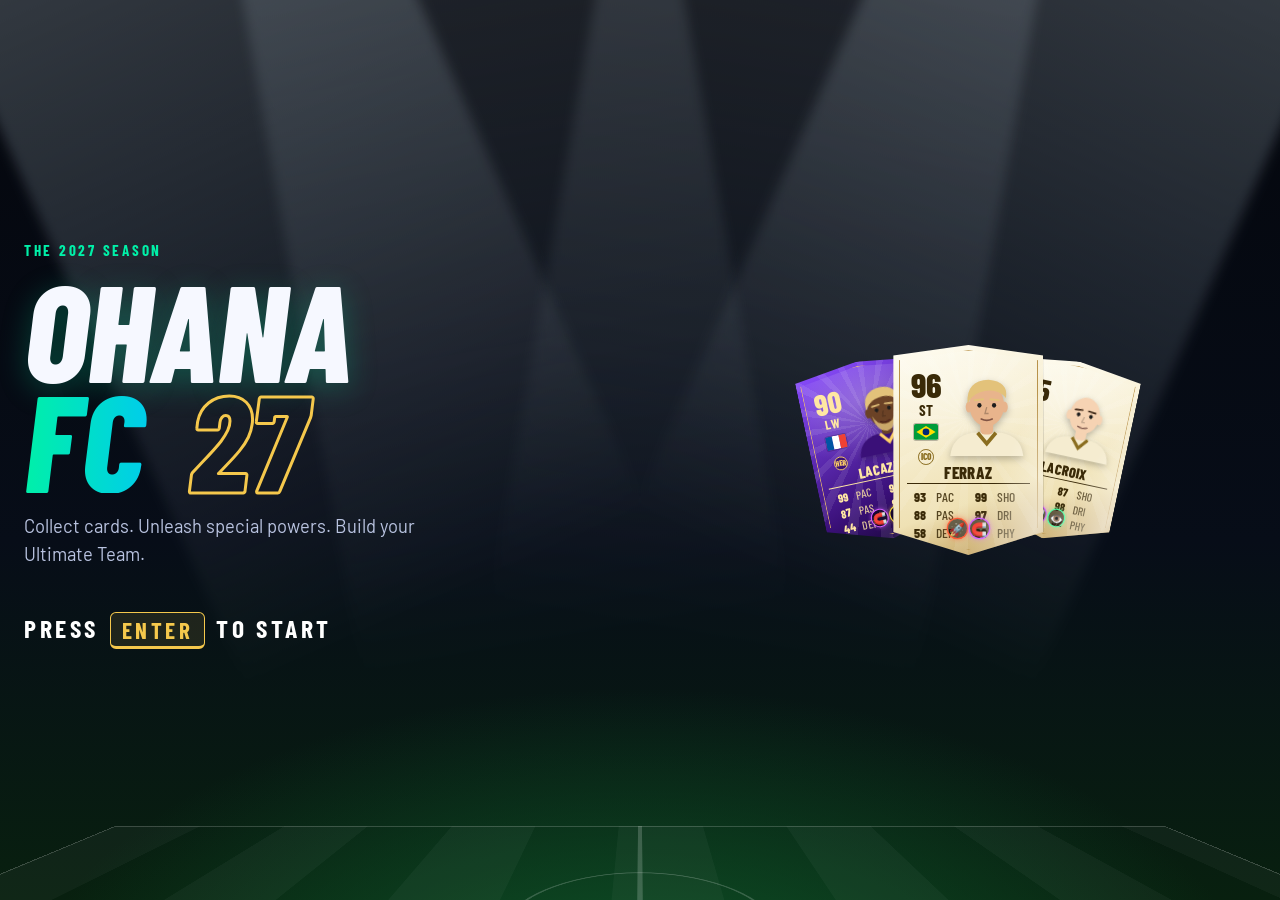
<file: index.html>
<!doctype html>
<html lang="en">
<head>
<meta charset="utf-8">
<meta name="viewport" content="width=device-width, initial-scale=1, viewport-fit=cover">
<title>Ohana FC 27</title>
<meta name="claude:viewport-fit-sides" content="cover">
<meta name="description" content="Ohana FC 27: a browser football game with collectible player cards, special powers, Kick-Off and Ultimate Career modes.">
<link rel="preconnect" href="https://fonts.googleapis.com">
<link href="https://fonts.googleapis.com/css2?family=Barlow+Condensed:wght@500;700;800&family=Barlow:wght@400;600;700&display=swap" rel="stylesheet">
<link rel="stylesheet" href="css/style.css">
<link rel="stylesheet" href="css/game.css">
<link rel="stylesheet" href="css/career.css">
</head>
<body>
<main id="app"></main>
<script src="js/data.js"></script>
<script src="js/cards.js"></script>
<script src="js/match.js"></script>
<script src="js/career.js"></script>
<script src="js/career-ui.js"></script>
<script src="js/ui.js"></script>
</body>
</html>
</file>
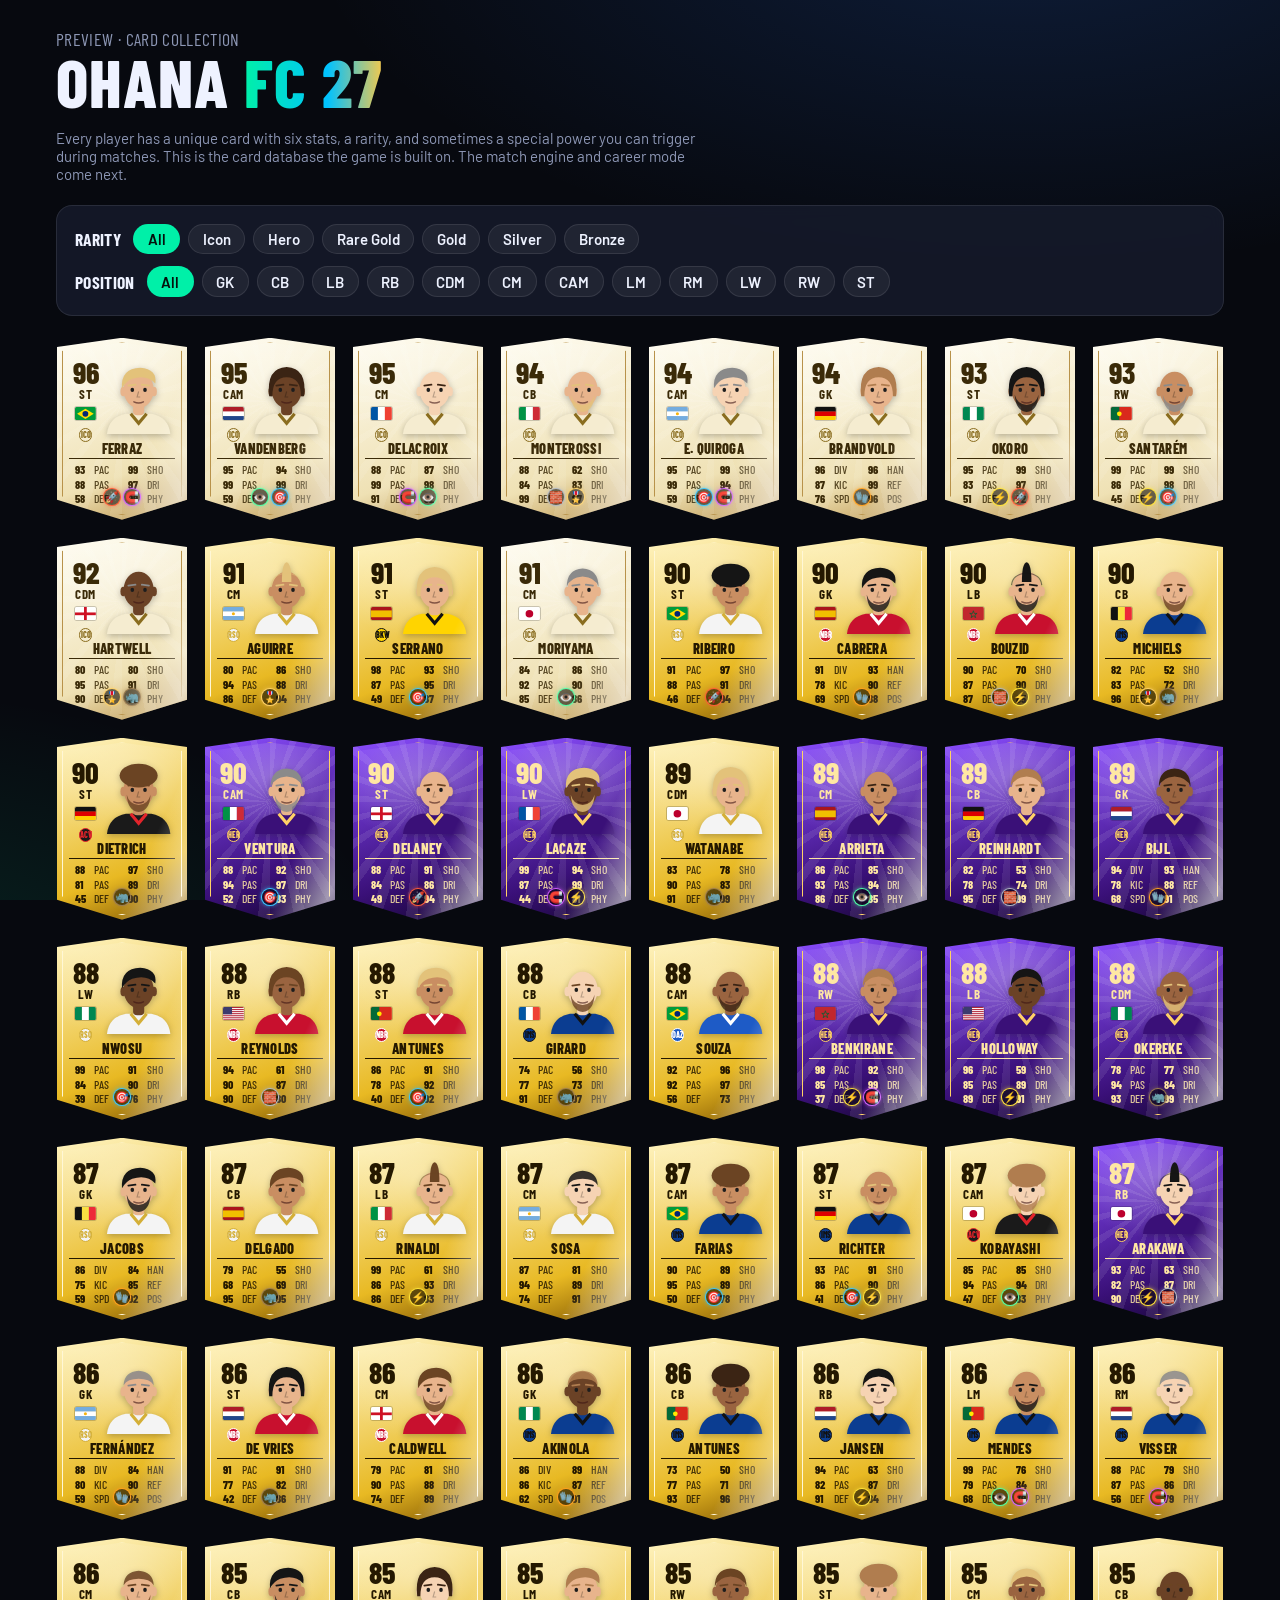
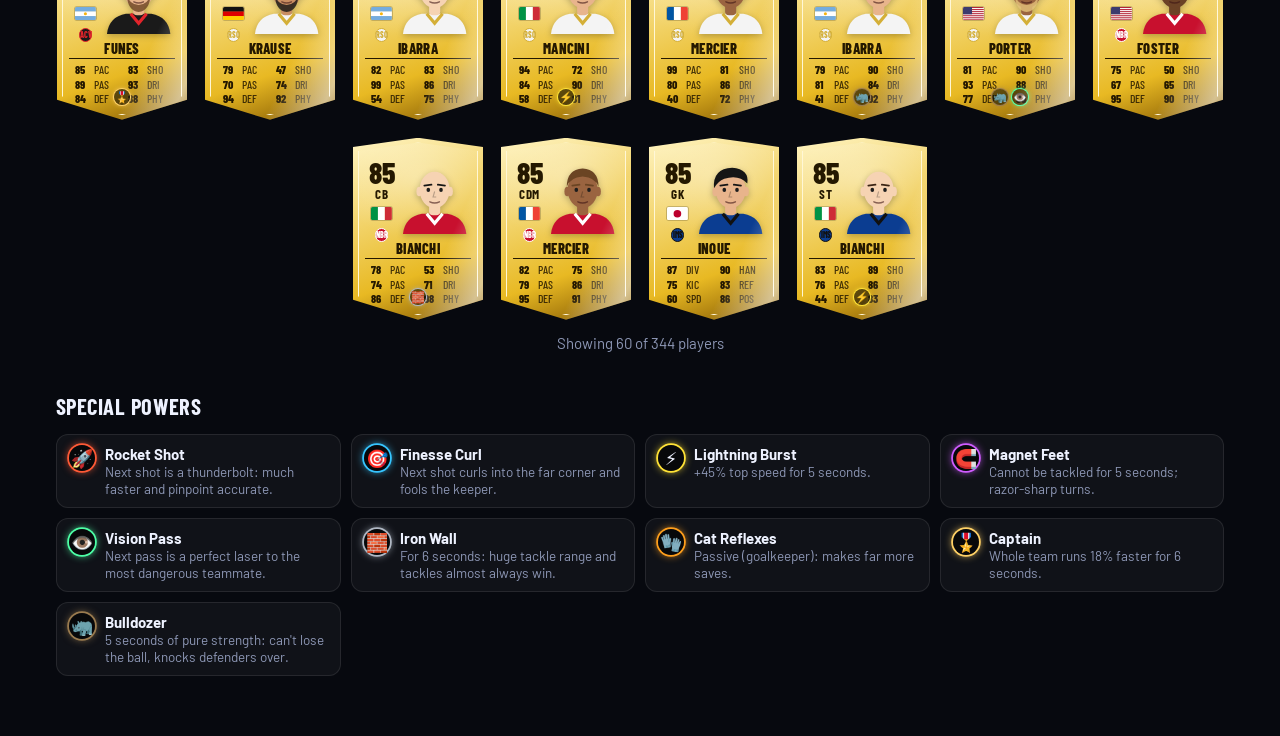
<file: preview.html>
<!doctype html>
<html lang="en">
<head>
<meta charset="utf-8">
<meta name="viewport" content="width=device-width, initial-scale=1">
<title>Ohana FC 27 Cards</title>
<meta name="claude:viewport-fit-sides" content="cover">
<link rel="preconnect" href="https://fonts.googleapis.com">
<link href="https://fonts.googleapis.com/css2?family=Barlow+Condensed:wght@500;700;800&family=Barlow:wght@400;600;700&display=swap" rel="stylesheet">
<link rel="stylesheet" href="css/style.css">
</head>
<body>
<div class="wrap">
  <p class="muted display" style="font-size:1.1rem">Preview · Card Collection</p>
  <h1 class="hero-title">Ohana <span>FC 27</span></h1>
  <p class="muted" style="max-width:640px">Every player has a unique card with six stats, a rarity, and sometimes a special power you can trigger during matches. This is the card database the game is built on. The match engine and career mode come next.</p>

  <div class="panel" style="margin:22px 0">
    <div class="row" style="margin-bottom:12px"><h3>Rarity</h3><div class="chips" id="rar"></div></div>
    <div class="row"><h3>Position</h3><div class="chips" id="pos"></div></div>
  </div>
  <div class="card-grid" id="grid"></div>
  <p class="muted" id="count" style="text-align:center;margin-top:14px"></p>

  <h2 style="margin:40px 0 14px">Special powers</h2>
  <div class="trait-list" id="traits"></div>
</div>
<script src="js/data.js"></script>
<script src="js/cards.js"></script>
<script>
  const state = { rar: 'all', pos: 'all' };
  const rars = ['all', 'icon', 'hero', 'rare', 'gold', 'silver', 'bronze'];
  const poss = ['all', ...POSITIONS];
  function chips(el, list, key, label) {
    el.innerHTML = list.map(v => `<button class="chip ${state[key] === v ? 'on' : ''}" data-v="${v}">${v === 'all' ? 'All' : label(v)}</button>`).join('');
    el.onclick = e => { const b = e.target.closest('button'); if (!b) return; state[key] = b.dataset.v; render(); };
  }
  function render() {
    chips(document.getElementById('rar'), rars, 'rar', v => RARITY_LABEL[v]);
    chips(document.getElementById('pos'), poss, 'pos', v => v);
    const list = PLAYERS.filter(p => (state.rar === 'all' || p.rarity === state.rar) && (state.pos === 'all' || p.pos === state.pos))
      .sort((a, b) => b.ovr - a.ovr);
    document.getElementById('grid').innerHTML = list.slice(0, 60).map(p => cardHTML(p, { size: 13, cls: 'hoverable' })).join('');
    document.getElementById('count').textContent = `Showing ${Math.min(60, list.length)} of ${list.length} players`;
  }
  document.getElementById('traits').innerHTML = Object.values(TRAITS).map(t =>
    `<div class="trait-row"><span class="trait" style="--tc:${t.color}">${t.icon}</span><div><b>${t.name}</b><div class="muted" style="font-size:.9em">${t.desc}</div></div></div>`).join('');
  render();
</script>
</body>
</html>
</file>
<file: css/style.css>
:root {
  --bg: #07090f;
  --bg2: #0f1420;
  --panel: rgba(22, 28, 44, .82);
  --line: rgba(255, 255, 255, .09);
  --text: #eef2ff;
  --muted: #8d97b5;
  --accent: #00f0a8;
  --accent2: #2f7bff;
  --gold: #f5c84c;
  --danger: #ff4d6d;
  color-scheme: dark;
}
* { box-sizing: border-box; }
html, body { height: 100%; }
body {
  margin: 0; background: var(--bg); color: var(--text);
  font-family: 'Barlow', system-ui, sans-serif; font-size: 15px;
  background-image:
    radial-gradient(1200px 600px at 80% -10%, rgba(47, 123, 255, .18), transparent 60%),
    radial-gradient(900px 500px at -10% 110%, rgba(0, 240, 168, .12), transparent 60%);
  background-attachment: fixed;
}
h1, h2, h3, .display { font-family: 'Barlow Condensed', 'Arial Narrow', sans-serif; letter-spacing: .02em; text-transform: uppercase; margin: 0; }
button { font: inherit; cursor: pointer; }

.btn {
  border: 0; border-radius: 10px; padding: .7em 1.3em; color: #04110c; font-weight: 700;
  background: linear-gradient(135deg, var(--accent), #00c2ff); box-shadow: 0 6px 20px rgba(0, 240, 168, .25);
  text-transform: uppercase; letter-spacing: .04em; font-family: 'Barlow Condensed', sans-serif; font-size: 1.05em;
  transition: transform .12s, filter .12s;
}
.btn:hover { transform: translateY(-1px); filter: brightness(1.1); }
.btn:disabled { opacity: .4; cursor: not-allowed; transform: none; }
.btn.ghost { background: rgba(255, 255, 255, .06); color: var(--text); box-shadow: none; border: 1px solid var(--line); }
.btn.gold { background: linear-gradient(135deg, #ffe08a, #e0a526); color: #2a1d00; box-shadow: 0 6px 20px rgba(245, 200, 76, .25); }
.btn.danger { background: linear-gradient(135deg, #ff6b81, #ff2d55); color: #fff; }
.btn.small { padding: .4em .8em; font-size: .9em; border-radius: 8px; }

.panel { background: var(--panel); border: 1px solid var(--line); border-radius: 16px; padding: 18px; backdrop-filter: blur(8px); }
.muted { color: var(--muted); }
.row { display: flex; gap: 12px; align-items: center; flex-wrap: wrap; }
.grow { flex: 1; }
.coins { color: var(--gold); font-weight: 700; font-family: 'Barlow Condensed', sans-serif; }
.coins::before { content: '🪙 '; }

/* ===================== CARD ===================== */
.card {
  position: relative; width: 10em; height: 14em; flex: none; user-select: none;
  clip-path: polygon(50% 0, 100% 5%, 100% 89%, 50% 100%, 0 89%, 0 5%);
  color: #2b1d05; font-family: 'Barlow Condensed', 'Arial Narrow', sans-serif;
  background: linear-gradient(160deg, var(--c1), var(--c2) 70%, var(--c3));
  transition: transform .15s, filter .15s;
}
.card::after { /* inner frame */
  content: ''; position: absolute; inset: .35em;
  clip-path: polygon(50% 0, 100% 5%, 100% 89%, 50% 100%, 0 89%, 0 5%);
  border: .12em solid var(--frame); pointer-events: none;
  background: radial-gradient(120% 60% at 50% 20%, rgba(255, 255, 255, .28), transparent 60%);
}
.card.hoverable:hover { transform: translateY(-.25em) scale(1.03); filter: brightness(1.08); cursor: pointer; }
.r-bronze { --c1: #e3a777; --c2: #a8683c; --c3: #6e3d1d; --frame: rgba(255, 220, 190, .55); color: #2a1406; }
.r-silver { --c1: #f2f5f8; --c2: #b3bdc6; --c3: #7d8892; --frame: rgba(255, 255, 255, .7); color: #1d252c; }
.r-gold { --c1: #fff0b0; --c2: #e2bb4d; --c3: #a77d18; --frame: rgba(255, 249, 220, .75); color: #2d2004; }
.r-rare { --c1: #fff4c2; --c2: #e8b923; --c3: #7d5300; --frame: #fff7d6; color: #241800; }
.r-rare .c-shine, .r-hero .c-shine, .r-icon .c-shine {
  position: absolute; inset: 0; z-index: 3; pointer-events: none;
  background: linear-gradient(115deg, transparent 35%, rgba(255, 255, 255, .55) 48%, transparent 60%);
  background-size: 250% 100%; animation: shine 3.2s infinite linear;
}
.r-hero { --c1: #8a4dff; --c2: #3a1078; --c3: #12052b; --frame: #ffd166; color: #ffe7a3; }
.r-icon { --c1: #fffdf3; --c2: #efe1b4; --c3: #b8924a; --frame: #b8924a; color: #3a2a08; }
.r-icon::before, .r-hero::before {
  content: ''; position: absolute; inset: 0; opacity: .35;
  background: repeating-conic-gradient(from 0deg at 50% 35%, rgba(255, 255, 255, .25) 0 6deg, transparent 6deg 18deg);
}
@keyframes shine { 0% { background-position: 150% 0; } 100% { background-position: -100% 0; } }

.c-left { position: absolute; left: 1.05em; top: 1.6em; z-index: 2; display: flex; flex-direction: column; align-items: center; width: 2.3em; }
.c-ovr { font-size: 2.3em; font-weight: 800; line-height: .9; }
.c-pos { font-size: 1em; font-weight: 700; margin-top: .05em; letter-spacing: .04em; }
.c-flag { margin-top: .35em; width: 1.6em; height: 1.05em; border-radius: .12em; overflow: hidden; box-shadow: 0 0 0 .06em rgba(0, 0, 0, .25); }
.c-flag .flag, .flag { width: 100%; height: 100%; display: block; }
.c-club { margin-top: .35em; }
.badge {
  display: inline-grid; place-items: center; width: 1.7em; height: 1.7em; border-radius: 50%;
  font-size: .62em; font-weight: 800; border: .14em solid; letter-spacing: 0; line-height: 1;
}
.c-face { position: absolute; right: .7em; top: 1.3em; width: 6.1em; height: 6.1em; z-index: 1; }
.c-face .avatar { width: 100%; height: 100%; filter: drop-shadow(0 .2em .25em rgba(0, 0, 0, .25)); }
.c-name {
  position: absolute; top: 6.95em; left: .8em; right: .8em; text-align: center; z-index: 2;
  font-size: 1.12em; font-weight: 800; text-transform: uppercase; white-space: nowrap; overflow: hidden; text-overflow: ellipsis;
  border-bottom: .07em solid currentColor; padding-bottom: .1em; letter-spacing: .02em;
}
.c-stats { position: absolute; top: 9.55em; left: 1.4em; right: 1.4em; display: grid; grid-template-columns: 1fr 1fr; column-gap: .9em; row-gap: .05em; z-index: 2; }
.c-stats div { display: flex; gap: .3em; align-items: baseline; font-size: .9em; }
.c-stats b { font-weight: 800; min-width: 1.3em; }
.c-stats span { font-weight: 500; opacity: .85; }
.c-traits { position: absolute; bottom: 1.15em; left: 0; right: 0; display: flex; justify-content: center; gap: .25em; z-index: 2; }
.trait {
  display: inline-grid; place-items: center; width: 1.45em; height: 1.45em; border-radius: 50%; font-size: .85em;
  background: rgba(0, 0, 0, .55); box-shadow: 0 0 0 .1em var(--tc), 0 0 .5em var(--tc);
}
.card .tag {
  position: absolute; z-index: 4; left: 50%; transform: translateX(-50%); bottom: .2em;
  background: #111; color: #fff; font-size: .7em; padding: .05em .5em; border-radius: .4em; font-weight: 700;
}

/* ===================== Gallery (preview) ===================== */
.wrap { max-width: 1200px; margin: 0 auto; padding-block: 28px 60px; padding-left: max(16px, env(safe-area-inset-left, 0px)); padding-right: max(16px, env(safe-area-inset-right, 0px)); }
.chip:focus-visible, .btn:focus-visible { outline: 2px solid var(--accent); outline-offset: 2px; }
@media (prefers-reduced-motion: reduce) { .c-shine { animation: none !important; } }
.hero-title { font-size: clamp(2.4rem, 6vw, 4.2rem); line-height: .95; font-weight: 800; }
.hero-title span { background: linear-gradient(90deg, var(--accent), #00c2ff 60%, var(--gold)); -webkit-background-clip: text; background-clip: text; color: transparent; }
.card-grid { display: flex; flex-wrap: wrap; gap: 18px; justify-content: center; }
.chips { display: flex; gap: 8px; flex-wrap: wrap; }
.chip { padding: .35em .9em; border-radius: 999px; background: rgba(255, 255, 255, .06); border: 1px solid var(--line); color: var(--text); font-weight: 600; }
.chip.on { background: var(--accent); color: #04110c; border-color: transparent; }
.trait-list { display: grid; grid-template-columns: repeat(auto-fill, minmax(240px, 1fr)); gap: 10px; }
.trait-row { display: flex; gap: 10px; align-items: flex-start; padding: 10px 12px; border-radius: 12px; background: rgba(255, 255, 255, .04); border: 1px solid var(--line); }
.trait-row .trait { font-size: 18px; flex: none; }
</file>
<file: css/game.css>
[hidden] { display: none !important; }
/* ===== Screens ===== */
#app { min-height: 100%; }
.screen { animation: fadeIn .25s ease; }
@keyframes fadeIn { from { transform: translateY(6px); } to { transform: none; } }
.page { max-width: 1180px; margin: 0 auto; padding-block: 22px 48px; padding-left: max(16px, env(safe-area-inset-left, 0px)); padding-right: max(16px, env(safe-area-inset-right, 0px)); display: flex; flex-direction: column; gap: 18px; }
.page-head { display: flex; align-items: center; gap: 14px; }
.page-head h2 { font-size: 2.2rem; font-weight: 800; }
.eyebrow { font-family: 'Barlow Condensed', sans-serif; text-transform: uppercase; letter-spacing: .18em; color: var(--accent); font-weight: 700; margin: 0; font-size: .95rem; }
kbd { display: inline-block; min-width: 1.7em; text-align: center; padding: .1em .45em; margin: 0 .12em; border-radius: 6px; background: #1c2438; border: 1px solid #36405c; border-bottom-width: 3px; font-family: 'Barlow Condensed', sans-serif; font-weight: 700; font-size: .95em; }
.btn.big { font-size: 1.35em; padding: .7em 2.4em; }

/* ===== Legacy menu (unused) ===== */
.menu { min-height: 100vh; display: grid; grid-template-columns: minmax(0, 1fr) minmax(0, 1fr); align-items: center; gap: 30px; max-width: 1200px; margin: 0 auto; padding-block: 30px; padding-left: max(20px, env(safe-area-inset-left, 0px)); padding-right: max(20px, env(safe-area-inset-right, 0px)); }
.logo { font-size: clamp(3.4rem, 9vw, 7rem); line-height: .82; font-weight: 800; font-style: italic; margin: 10px 0 18px; }
.logo span { background: linear-gradient(90deg, var(--accent), #00c2ff 55%, var(--gold)); -webkit-background-clip: text; background-clip: text; color: transparent; padding-right: .1em; }
.lede { color: var(--muted); max-width: 46ch; font-size: 1.08rem; line-height: 1.5; margin: 0 0 26px; }
.mode-list { display: flex; flex-direction: column; gap: 12px; max-width: 520px; }
.mode { text-align: left; padding: 18px 22px; border-radius: 14px; border: 1px solid var(--line); color: var(--text); background: linear-gradient(100deg, rgba(255, 255, 255, .07), rgba(255, 255, 255, .02)); display: flex; flex-direction: column; gap: 4px; transition: transform .15s, border-color .15s, background .15s; position: relative; overflow: hidden; }
.mode::after { content: '›'; position: absolute; right: 20px; top: 50%; transform: translateY(-50%); font-size: 2rem; color: var(--accent); opacity: .6; transition: transform .15s; }
.mode:hover:not(:disabled) { transform: translateX(4px); border-color: var(--accent); background: linear-gradient(100deg, rgba(0, 240, 168, .14), rgba(255, 255, 255, .02)); }
.mode:hover:not(:disabled)::after { transform: translate(4px, -50%); }
.mode b { font-family: 'Barlow Condensed', sans-serif; font-size: 1.7rem; text-transform: uppercase; font-style: italic; letter-spacing: .02em; }
.mode span { color: var(--muted); padding-right: 36px; }
.mode.small { padding: 12px 22px; }
.mode.small b { font-size: 1.2rem; }
.mode:disabled { opacity: .5; cursor: not-allowed; }
.menu-fan { position: relative; height: 420px; display: flex; justify-content: center; align-items: center; }
.menu-fan .card { position: absolute; box-shadow: 0 30px 60px rgba(0, 0, 0, .5); }
.fan-0 { transform: translateX(-62%) rotate(-12deg) scale(.86); }
.fan-2 { transform: translateX(62%) rotate(12deg) scale(.86); }
.fan-1 { z-index: 2; animation: float 4s ease-in-out infinite; }
@keyframes float { 50% { transform: translateY(-10px); } }

/* ===== Segmented control ===== */
.seg { display: flex; gap: 4px; padding: 4px; border-radius: 12px; background: rgba(255, 255, 255, .05); border: 1px solid var(--line); flex-wrap: wrap; align-self: center; }
.seg button { border: 0; background: transparent; color: var(--muted); padding: .6em 1.2em; border-radius: 9px; font-family: 'Barlow Condensed', sans-serif; font-weight: 700; text-transform: uppercase; font-size: 1.05rem; letter-spacing: .03em; }
.seg button.on { background: var(--text); color: #0a0d16; }
.seg.small button { font-size: .92rem; padding: .45em .9em; }
.seg button:focus-visible, .arrow:focus-visible, .mode:focus-visible { outline: 2px solid var(--accent); outline-offset: 2px; }

/* ===== Kick-off ===== */
.versus { display: grid; grid-template-columns: minmax(0, 1fr) auto minmax(0, 1fr); gap: 16px; align-items: center; }
.vs { font-family: 'Barlow Condensed', sans-serif; font-weight: 800; font-style: italic; font-size: 2.6rem; color: var(--muted); }
.team-pick { border-radius: 18px; padding: 16px; border: 1px solid var(--line); background: linear-gradient(160deg, color-mix(in srgb, var(--kit) 30%, transparent), rgba(15, 20, 32, .9) 55%); display: flex; flex-direction: column; gap: 12px; }
.tp-top { display: flex; justify-content: space-between; align-items: center; }
.ctl-tag { font-family: 'Barlow Condensed', sans-serif; font-weight: 800; padding: .15em .7em; border-radius: 6px; font-size: 1rem; }
.ctl-tag.p1 { background: #22e6ff; color: #002229; }
.ctl-tag.p2 { background: #ff4f7b; color: #2b0010; }
.ctl-tag.cpu { background: #3a4460; color: #dfe6ff; }
.tp-row { display: flex; align-items: center; gap: 8px; }
.arrow { width: 44px; height: 44px; border-radius: 50%; border: 1px solid var(--line); background: rgba(255, 255, 255, .06); color: var(--text); font-size: 1.8rem; line-height: 1; flex: none; }
.arrow:hover { background: rgba(255, 255, 255, .14); }
.tp-name { flex: 1; text-align: center; display: flex; flex-direction: column; align-items: center; gap: 6px; min-width: 0; }
.tp-name h3 { font-size: 1.6rem; }
.crest { width: 58px; height: 58px; border-radius: 50% 50% 46% 46%; display: grid; place-items: center; background: var(--kit); color: var(--kit2); border: 3px solid var(--kit2); font-family: 'Barlow Condensed', sans-serif; font-weight: 800; font-size: 1.15rem; box-shadow: 0 6px 16px rgba(0, 0, 0, .4); }
.ovr-pill { font-family: 'Barlow Condensed', sans-serif; font-weight: 800; background: var(--gold); color: #2a1d00; padding: .1em .7em; border-radius: 999px; }
.tp-cards { display: flex; justify-content: center; gap: 8px; flex-wrap: wrap; }
.ko-opts { display: flex; flex-wrap: wrap; gap: 18px 28px; justify-content: center; }
.opt { display: flex; flex-direction: column; gap: 6px; align-items: flex-start; }
.opt label { font-size: .8rem; text-transform: uppercase; letter-spacing: .12em; color: var(--muted); font-weight: 700; }
.opt .seg { align-self: flex-start; }

/* ===== Controls ===== */
.controls-grid { display: grid; grid-template-columns: repeat(auto-fit, minmax(240px, 1fr)); gap: 20px; }
.controls-grid h3 { font-size: 1.3rem; margin-bottom: 8px; }
.controls-grid dl { display: grid; grid-template-columns: auto 1fr; gap: 8px 12px; margin: 0; align-items: center; }
.controls-grid dt { color: var(--muted); font-size: .92rem; }
.controls-grid dd { margin: 0; text-align: right; }
.tips { color: var(--muted); line-height: 1.6; margin: 18px 0 0; padding-left: 1.2em; }

/* ===== Match ===== */
.match-screen { position: fixed; inset: 0; background: #000; }
.match-screen canvas { width: 100%; height: 100%; display: block; }
.overlay { position: absolute; inset: 0; background: rgba(4, 6, 12, .7); display: grid; place-items: center; padding: 16px; backdrop-filter: blur(4px); overflow: auto; }
.pause-box { width: min(760px, 100%); display: flex; flex-direction: column; gap: 16px; align-items: center; }
.pause-box h2 { font-size: 2.6rem; }
.pause-box .col { display: flex; flex-direction: column; gap: 10px; width: min(280px, 100%); }
.pause-box details { width: 100%; }
.pause-box summary { cursor: pointer; color: var(--muted); text-align: center; margin-bottom: 12px; }
.pause-btn { position: absolute; right: max(14px, env(safe-area-inset-right, 0px)); bottom: max(14px, env(safe-area-inset-bottom, 0px)); width: 42px; height: 42px; border-radius: 50%; border: 1px solid rgba(255, 255, 255, .25); background: rgba(0, 0, 0, .45); color: #fff; font-size: .8rem; }

/* ===== Result ===== */
.result { align-items: center; text-align: center; }
.final { display: grid; grid-template-columns: minmax(0, 1fr) auto minmax(0, 1fr); gap: 20px; align-items: start; width: 100%; max-width: 820px; }
.f-team h3 { font-size: 1.8rem; }
.scorers { color: var(--muted); margin-top: 6px; line-height: 1.5; }
.f-score { font-family: 'Barlow Condensed', sans-serif; font-weight: 800; font-size: 5.5rem; line-height: 1; font-variant-numeric: tabular-nums; display: flex; gap: .2em; }
.f-score span { color: var(--muted); }
.stats { width: 100%; max-width: 620px; display: flex; flex-direction: column; gap: 10px; }
.st-row { display: grid; grid-template-columns: 90px 1fr 90px; align-items: center; font-variant-numeric: tabular-nums; }
.st-row b { font-family: 'Barlow Condensed', sans-serif; font-size: 1.3rem; }
.st-row span { color: var(--muted); text-transform: uppercase; letter-spacing: .1em; font-size: .82rem; font-weight: 700; }

@media (max-width: 820px) {
  .menu { grid-template-columns: 1fr; min-height: auto; }
  .menu-fan { height: 300px; order: -1; }
  .menu-fan .card { font-size: 12px !important; }
  .versus { grid-template-columns: 1fr; }
  .vs { text-align: center; font-size: 1.8rem; }
  .final { grid-template-columns: 1fr; }
}
@media (prefers-reduced-motion: reduce) { .screen, .fan-1 { animation: none; } }

/* ===== Title screen (Ohana FC 27) ===== */
.title-screen { position: relative; min-height: 100vh; overflow: hidden; display: grid; grid-template-columns: minmax(0, 1.1fr) minmax(0, 1fr); align-items: center; gap: 24px; padding-block: 40px; padding-left: max(24px, env(safe-area-inset-left, 0px)); padding-right: max(24px, env(safe-area-inset-right, 0px));
  background: radial-gradient(70% 55% at 50% 115%, #0f5a2c 0%, rgba(15, 90, 44, .35) 45%, transparent 70%), linear-gradient(180deg, #04060c 0%, #070d18 60%, #08200f 100%); }
.beams { position: absolute; inset: 0; pointer-events: none; }
.beams i { position: absolute; top: -10%; width: 34vw; height: 120%; background: linear-gradient(180deg, rgba(220, 240, 255, .22), rgba(220, 240, 255, 0) 70%); filter: blur(6px); transform-origin: top center; animation: sweep 7s ease-in-out infinite alternate; }
.beams i:nth-child(1) { left: -6%; transform: rotate(-24deg); }
.beams i:nth-child(2) { left: 18%; transform: rotate(-10deg); animation-delay: -2s; opacity: .6; }
.beams i:nth-child(3) { right: 18%; transform: rotate(10deg); animation-delay: -4s; opacity: .6; }
.beams i:nth-child(4) { right: -6%; transform: rotate(24deg); animation-delay: -1s; }
@keyframes sweep { to { filter: blur(10px); opacity: .35; } }
.pitch-lines { position: absolute; left: 50%; bottom: -38vh; width: 120vw; height: 70vh; transform: translateX(-50%) perspective(600px) rotateX(62deg); border: 3px solid rgba(255, 255, 255, .18); border-radius: 4px; pointer-events: none;
  background: linear-gradient(90deg, transparent 49.8%, rgba(255, 255, 255, .18) 49.8% 50.2%, transparent 50.2%), repeating-linear-gradient(90deg, rgba(255, 255, 255, .03) 0 8%, transparent 8% 16%); }
.pitch-lines::after { content: ''; position: absolute; left: 50%; top: 50%; width: 18%; aspect-ratio: 1; transform: translate(-50%, -50%); border: 3px solid rgba(255, 255, 255, .18); border-radius: 50%; }
.title-copy { position: relative; z-index: 2; order: 1; }
.title-fan { position: relative; z-index: 1; height: 440px; display: flex; justify-content: center; align-items: center; order: 2; }
.title-fan .card { position: absolute; box-shadow: 0 30px 70px rgba(0, 0, 0, .6); }
.game-logo { display: grid; grid-template-columns: auto auto; align-items: end; justify-content: start; column-gap: .12em; line-height: .8; font-style: italic; font-weight: 800; margin: 14px 0 20px; text-transform: uppercase; }
.lg-ohana { grid-column: 1 / -1; font-size: clamp(4rem, 11vw, 8.6rem); letter-spacing: -.01em; color: #f6f8ff; text-shadow: 0 6px 30px rgba(0, 240, 168, .25); }
.lg-fc { font-size: clamp(4rem, 11vw, 8.6rem); background: linear-gradient(90deg, var(--accent), #00c2ff); -webkit-background-clip: text; background-clip: text; color: transparent; padding-right: .06em; }
.lg-27 { font-size: clamp(4rem, 11vw, 8.6rem); color: transparent; -webkit-text-stroke: 3px var(--gold); padding-right: .1em; }
.title-sub { color: #b9c3e0; font-size: 1.15rem; max-width: 40ch; line-height: 1.5; margin: 0 0 34px; }
.press-start { background: none; border: 0; color: #fff; font-family: 'Barlow Condensed', sans-serif; font-size: 1.6rem; font-weight: 700; text-transform: uppercase; letter-spacing: .14em; padding: 10px 0; animation: blink 1.4s ease-in-out infinite; }
.press-start kbd { font-size: .9em; color: var(--gold); border-color: var(--gold); background: rgba(245, 200, 76, .1); }
.press-start:focus-visible { outline: 2px solid var(--accent); outline-offset: 6px; }
@keyframes blink { 50% { opacity: .35; } }

/* ===== Mode cards ===== */
.brand-small { font-style: italic; }
.mode-cards { display: grid; grid-template-columns: repeat(auto-fit, minmax(280px, 1fr)); gap: 18px; }
.mode-card { position: relative; overflow: hidden; text-align: left; min-height: 280px; padding: 26px; border-radius: 20px; border: 1px solid var(--line); color: var(--text); display: flex; flex-direction: column; justify-content: flex-end; gap: 10px;
  background: linear-gradient(200deg, rgba(0, 240, 168, .22), rgba(10, 16, 28, .95) 60%); transition: transform .18s, border-color .18s, box-shadow .18s; }
.mode-card.career { background: linear-gradient(200deg, rgba(245, 200, 76, .28), rgba(10, 16, 28, .95) 60%); }
.mode-card.p2 { background: linear-gradient(200deg, rgba(255, 79, 123, .26), rgba(10, 16, 28, .95) 60%); }
.mode-card:hover, .mode-card:focus-visible { transform: translateY(-4px); border-color: rgba(255, 255, 255, .35); box-shadow: 0 20px 50px rgba(0, 0, 0, .45); outline: none; }
.mode-card b { font-family: 'Barlow Condensed', sans-serif; font-size: clamp(2rem, 4vw, 2.8rem); font-style: italic; text-transform: uppercase; line-height: .95; }
.mode-card > span:not(.mc-num):not(.mc-tags) { color: #b9c3e0; max-width: 44ch; line-height: 1.45; }
.mc-num { position: absolute; top: 14px; right: 20px; font-family: 'Barlow Condensed', sans-serif; font-weight: 800; font-style: italic; font-size: 5.5rem; line-height: 1; color: transparent; -webkit-text-stroke: 1.5px rgba(255, 255, 255, .22); }
.mc-tags { display: flex; gap: 6px; flex-wrap: wrap; }
.mc-tags i { font-style: normal; font-size: .8rem; font-weight: 700; text-transform: uppercase; letter-spacing: .08em; padding: .3em .7em; border-radius: 999px; background: rgba(255, 255, 255, .08); border: 1px solid var(--line); }

#toast { position: fixed; left: 50%; bottom: max(24px, env(safe-area-inset-bottom, 0px)); transform: translate(-50%, 20px); background: #1b2236; border: 1px solid var(--line); color: var(--text); padding: 12px 18px; border-radius: 12px; opacity: 0; pointer-events: none; transition: .25s; z-index: 50; max-width: calc(100% - 32px); }
#toast.show { opacity: 1; transform: translate(-50%, 0); }

@media (max-width: 820px) {
  .title-screen { grid-template-columns: 1fr; min-height: 100%; }
  .title-fan { height: 280px; order: 1; }
  .title-fan .card { font-size: 10px !important; }
  .title-copy { order: 2; text-align: center; }
  .game-logo { justify-content: center; }
  .title-sub { margin-inline: auto; }
}
@media (prefers-reduced-motion: reduce) { .beams i, .press-start { animation: none; } }

/* ===== Keyboard guide ===== */
.guide { border-left: 3px solid var(--gc); padding-left: 14px; max-width: 440px; width: 100%; }
.guide h3 { font-size: 1.2rem; margin-bottom: 10px; color: var(--gc); }
.guide dl { display: grid; grid-template-columns: 1fr auto; gap: 7px 14px; margin: 0; align-items: center; }
.guide dt { color: #c9d1ea; font-size: .95rem; }
.guide dd { margin: 0; text-align: right; white-space: nowrap; }
.tips b { color: var(--text); }
.key-guide { position: absolute; left: max(14px, env(safe-area-inset-left, 0px)); bottom: max(14px, env(safe-area-inset-bottom, 0px)); display: flex; flex-wrap: wrap; gap: 18px; align-items: flex-end; max-width: calc(100% - 300px); padding: 14px 16px; border-radius: 14px; background: rgba(6, 9, 16, .82); border: 1px solid rgba(255, 255, 255, .12); backdrop-filter: blur(4px); }
.key-guide .guide { min-width: 220px; }
.key-guide .guide h3 { font-size: 1rem; }
.key-guide .guide dt { font-size: .85rem; }
.key-guide kbd { font-size: .82em; }
.key-guide > p { width: 100%; margin: 0; color: var(--muted); font-size: .8rem; }
@media (max-width: 820px) { .key-guide { max-width: calc(100% - 28px); bottom: 70px; } }
</file>
<file: css/career.css>
/* ===== Ultimate Team Career ===== */
input, select { font: inherit; color: var(--text); background: #0d1322; border: 1px solid #2b3550; border-radius: 9px; padding: .55em .8em; }
input:focus-visible, select:focus-visible { outline: 2px solid var(--accent); outline-offset: 1px; }
.small-text { font-size: .88rem; margin: 6px 0 0; line-height: 1.5; }
.crest { --kit: #333; --kit2: #fff; }
.crest.big { width: 70px; height: 70px; font-size: 1.3rem; }

/* new career */
.nc-panel { max-width: 640px; }
.nc-form { display: flex; flex-direction: column; gap: 10px; }
.nc-form label { font-size: .8rem; text-transform: uppercase; letter-spacing: .12em; color: var(--muted); font-weight: 700; margin-top: 6px; }
.nc-form input { font-size: 1.2rem; }
.kits { display: flex; gap: 10px; flex-wrap: wrap; }
.kit { width: 46px; height: 46px; border-radius: 50%; border: 3px solid transparent; background: linear-gradient(135deg, var(--k1) 50%, var(--k2) 50%); box-shadow: 0 0 0 1px rgba(255, 255, 255, .2); }
.kit.on { border-color: var(--accent); transform: scale(1.08); }
.nc-list { color: #c9d1ea; line-height: 1.6; padding-left: 1.2em; margin: 10px 0 14px; }
.nc-form .btn.big { align-self: flex-start; }

/* hub */
.hub { min-height: 100%; }
.hub-in { max-width: 1240px; margin: 0 auto; padding-left: max(16px, env(safe-area-inset-left, 0px)); padding-right: max(16px, env(safe-area-inset-right, 0px)); }
.hub-head { position: sticky; top: env(safe-area-inset-top, 0px); z-index: 10; background: rgba(7, 9, 15, .92); backdrop-filter: blur(10px); border-bottom: 1px solid var(--line); }
.hub-head > .hub-in:first-child { display: flex; align-items: center; gap: 18px; padding-block: 14px; flex-wrap: wrap; }
.club-id { display: flex; align-items: center; gap: 12px; }
.club-id h2 { font-size: 1.7rem; font-style: italic; }
.hub-stats { margin-left: auto; display: flex; gap: 22px; }
.hub-stats div { display: flex; flex-direction: column; align-items: flex-end; }
.hub-stats span { font-size: .72rem; text-transform: uppercase; letter-spacing: .12em; color: var(--muted); font-weight: 700; }
.hub-stats b { font-family: 'Barlow Condensed', sans-serif; font-size: 1.6rem; line-height: 1.1; font-variant-numeric: tabular-nums; }
.tabs { display: flex; gap: 4px; overflow-x: auto; }
.tabs button { position: relative; background: none; border: 0; color: var(--muted); padding: 12px 16px; font-family: 'Barlow Condensed', sans-serif; font-weight: 700; text-transform: uppercase; font-size: 1.05rem; letter-spacing: .04em; border-bottom: 3px solid transparent; white-space: nowrap; }
.tabs button.on { color: var(--text); border-bottom-color: var(--accent); }
.tabs button:hover { color: var(--text); }
.tabs .dot { font-style: normal; margin-left: 6px; background: var(--danger); color: #fff; border-radius: 999px; padding: 0 .45em; font-size: .78rem; }
.hub-body { padding-block: 22px 60px; display: flex; flex-direction: column; gap: 18px; }

/* season tab */
.home-grid { display: grid; grid-template-columns: minmax(0, 1.5fr) minmax(0, 1fr); gap: 18px; align-items: start; }
.next { display: flex; flex-direction: column; gap: 16px; background: linear-gradient(170deg, rgba(0, 240, 168, .1), var(--panel) 50%); }
.fixture { display: grid; grid-template-columns: 1fr auto 1fr; align-items: center; gap: 10px; }
.fx-team { display: flex; flex-direction: column; align-items: center; gap: 8px; text-align: center; }
.fx-team b { font-family: 'Barlow Condensed', sans-serif; font-size: 1.5rem; text-transform: uppercase; line-height: 1; }
.fx-vs { font-family: 'Barlow Condensed', sans-serif; font-weight: 800; font-style: italic; font-size: 2.2rem; color: var(--muted); }
.fx-meta { display: flex; gap: 14px; flex-wrap: wrap; justify-content: center; align-items: center; font-size: .92rem; }
.chip-s { font-weight: 700; font-size: .8rem; text-transform: uppercase; letter-spacing: .08em; padding: .25em .7em; border-radius: 999px; }
.chip-s.tough { background: rgba(255, 77, 109, .18); color: #ff8aa0; }
.chip-s.even { background: rgba(245, 200, 76, .16); color: var(--gold); }
.chip-s.favourable { background: rgba(0, 240, 168, .15); color: var(--accent); }
.opp-stars { display: flex; gap: 8px; justify-content: center; flex-wrap: wrap; opacity: .9; }
.col-stack { display: flex; flex-direction: column; gap: 18px; }
.season-line { display: flex; align-items: baseline; gap: 8px; margin: 8px 0; }
.season-line b { font-family: 'Barlow Condensed', sans-serif; font-size: 2.6rem; line-height: 1; }
.promo-bar { position: relative; height: 10px; border-radius: 99px; background: rgba(255, 255, 255, .08); overflow: visible; }
.promo-bar i { display: block; height: 100%; border-radius: 99px; background: linear-gradient(90deg, var(--accent), #00c2ff); }
.promo-bar em { position: absolute; top: -3px; width: 2px; height: 16px; background: var(--danger); }
.fixtures { list-style: none; padding: 0; margin: 14px 0 0; display: flex; flex-direction: column; gap: 4px; counter-reset: fx; }
.fixtures li { display: flex; justify-content: space-between; gap: 10px; padding: 8px 10px; border-radius: 8px; background: rgba(255, 255, 255, .03); border-left: 3px solid #2b3550; font-variant-numeric: tabular-nums; }
.fixtures li.w { border-left-color: var(--accent); } .fixtures li.d { border-left-color: var(--gold); } .fixtures li.l { border-left-color: var(--danger); }
.fixtures li.next { background: rgba(0, 240, 168, .08); border-left-color: #fff; }
.hist { list-style: none; padding: 0; margin: 8px 0 0; display: flex; flex-direction: column; gap: 6px; color: #c9d1ea; }
.hist .promoted, .hist .champions { color: var(--accent); } .hist .relegated { color: var(--danger); } .hist .stay { color: var(--muted); }
.hist b { text-transform: capitalize; }

/* result extras */
.rewards { width: 100%; max-width: 620px; text-align: left; display: flex; flex-direction: column; gap: 6px; }
.rw { display: flex; justify-content: space-between; gap: 12px; }
.rw.total { border-top: 1px solid var(--line); padding-top: 8px; margin-top: 4px; font-weight: 700; }
.season-end { width: 100%; max-width: 620px; padding: 20px; border-radius: 16px; background: rgba(255, 255, 255, .05); border: 1px solid var(--line); }
.season-end.promoted, .season-end.champions { background: linear-gradient(160deg, rgba(0, 240, 168, .2), transparent); border-color: var(--accent); }
.season-end.relegated { background: linear-gradient(160deg, rgba(255, 77, 109, .18), transparent); }
.season-end h2 { font-size: 2.2rem; margin: 4px 0; }

/* squad */
.squad-grid { display: grid; grid-template-columns: minmax(0, 1.2fr) minmax(0, 1fr); gap: 18px; align-items: start; }
.squad-tools { margin-bottom: 10px; }
.squad-pitch { position: relative; aspect-ratio: 68 / 80; max-width: 100%; width: min(100%, calc((100vh - 250px) * 68 / 80)); min-width: min(100%, 420px); margin: 0 auto; border-radius: 16px; overflow: hidden; border: 2px solid rgba(255, 255, 255, .25);
  background: linear-gradient(0deg, transparent 49.7%, rgba(255, 255, 255, .25) 49.7% 50.3%, transparent 50.3%), repeating-linear-gradient(0deg, #2f8034 0 10%, #358a37 10% 20%); }
.squad-pitch::before { content: ''; position: absolute; left: 50%; top: 50%; width: 24%; aspect-ratio: 1; transform: translate(-50%, -50%); border: 2px solid rgba(255, 255, 255, .25); border-radius: 50%; }
.squad-pitch::after { content: ''; position: absolute; left: 25%; right: 25%; bottom: 0; height: 15%; border: 2px solid rgba(255, 255, 255, .25); border-bottom: 0; }
.slot { position: absolute; transform: translate(-50%, -50%); background: none; border: 0; padding: 0; display: flex; flex-direction: column; align-items: center; gap: 2px; z-index: 1; transition: transform .12s; }
.slot:hover { transform: translate(-50%, -52%); }
.slot.sel .card { outline: 3px solid var(--accent); outline-offset: 2px; filter: drop-shadow(0 0 10px var(--accent)); }
.slot .card { clip-path: none; border-radius: 6px; }
.empty-slot { width: 56px; height: 78px; border-radius: 8px; border: 2px dashed rgba(255, 255, 255, .5); display: grid; place-items: center; font-size: 1.6rem; color: #fff; }
.slot-pos { font-family: 'Barlow Condensed', sans-serif; font-weight: 800; font-size: .78rem; padding: 0 .5em; border-radius: 5px; color: #0a0d16; }
.slot-pos.good { background: #3ef0a0; } .slot-pos.ok { background: #c6f04a; } .slot-pos.meh { background: #f5c84c; } .slot-pos.bad { background: #ff6b81; }
.bench { position: sticky; top: 140px; max-height: calc(100vh - 160px); display: flex; flex-direction: column; }
.bench h3 { margin-bottom: 10px; }
.bench-list { display: flex; flex-wrap: wrap; gap: 10px; overflow-y: auto; padding: 4px; }
.bench-card { background: none; border: 0; padding: 0; display: flex; flex-direction: column; align-items: center; gap: 4px; }
.bench-card:disabled { cursor: default; opacity: .85; }
.bench-card:not(:disabled):hover .card { transform: translateY(-3px); filter: brightness(1.1); }

/* store */
.pack-row { display: grid; grid-template-columns: repeat(auto-fill, minmax(250px, 1fr)); gap: 14px; margin-top: 12px; }
.pack-tile { display: flex; gap: 14px; align-items: center; padding: 12px; border-radius: 14px; background: rgba(255, 255, 255, .03); border: 1px solid var(--line); }
.pt-info { display: flex; flex-direction: column; gap: 6px; align-items: flex-start; font-size: .9rem; }
.pt-info b { font-family: 'Barlow Condensed', sans-serif; font-size: 1.2rem; text-transform: uppercase; }
.pack-art { flex: none; width: 74px; height: 104px; border-radius: 8px; position: relative; display: flex; flex-direction: column; justify-content: space-between; align-items: center; padding: 10px 4px; text-align: center; font-family: 'Barlow Condensed', sans-serif; text-transform: uppercase; box-shadow: 0 8px 20px rgba(0, 0, 0, .4), inset 0 0 0 2px rgba(255, 255, 255, .35); overflow: hidden; }
.pack-art::after { content: ''; position: absolute; inset: 0; background: linear-gradient(115deg, transparent 30%, rgba(255, 255, 255, .45) 45%, transparent 60%); background-size: 250% 100%; animation: shine 3s infinite linear; }
.pack-art span { font-weight: 800; font-style: italic; font-size: .72rem; line-height: .95; }
.pack-art b { font-size: .8rem; }
.pack-art.big { width: 200px; height: 280px; padding: 26px 10px; border-radius: 16px; }
.pack-art.big span { font-size: 2rem; } .pack-art.big b { font-size: 1.4rem; }
.p-bronze { background: linear-gradient(160deg, #e3a777, #6e3d1d); color: #2a1406; }
.p-silver { background: linear-gradient(160deg, #f2f5f8, #7d8892); color: #1d252c; }
.p-gold { background: linear-gradient(160deg, #fff0b0, #a77d18); color: #2d2004; }
.p-rare { background: linear-gradient(160deg, #fff4c2, #e8b923 40%, #3a2600); color: #241800; }
.p-hero { background: linear-gradient(160deg, #8a4dff, #12052b); color: #ffd166; }
.p-icon { background: linear-gradient(160deg, #fffdf3, #b8924a); color: #3a2a08; }

/* pack opening */
.pack-overlay { position: fixed; inset: 0; z-index: 40; background: radial-gradient(60% 60% at 50% 40%, #121a30, #03050a 70%); display: grid; place-items: center; overflow: auto; padding: 20px max(16px, env(safe-area-inset-right, 0px)) 20px max(16px, env(safe-area-inset-left, 0px)); cursor: pointer; }
.po-stage { display: flex; flex-direction: column; align-items: center; gap: 20px; position: relative; }
.po-pack .shake { animation: shake .6s ease-in; }
.po-pack:has(.shake) { animation: shake .6s ease-in; }
@keyframes shake { 0%, 100% { transform: none; } 20% { transform: rotate(-4deg) scale(1.05); } 40% { transform: rotate(4deg) scale(1.1); } 60% { transform: rotate(-6deg) scale(1.15); } 80% { transform: rotate(6deg) scale(1.25); filter: brightness(2); } }
.walk { min-height: 70vh; justify-content: center; }
.beam { position: fixed; left: 50%; top: -10%; width: 320px; height: 130%; transform: translateX(-50%); background: linear-gradient(180deg, var(--beam, rgba(255, 220, 120, .55)), transparent 85%); filter: blur(14px); pointer-events: none; animation: beamIn .8s ease-out; }
.r-glow-hero .beam { --beam: rgba(160, 90, 255, .6); } .r-glow-icon .beam { --beam: rgba(255, 250, 220, .7); } .r-glow-rare .beam { --beam: rgba(255, 200, 60, .55); }
@keyframes beamIn { from { opacity: 0; transform: translateX(-50%) scaleX(.2); } }
.wo-step { position: relative; display: flex; flex-direction: column; align-items: center; gap: 8px; font-family: 'Barlow Condensed', sans-serif; font-size: 1.6rem; text-transform: uppercase; font-weight: 700; animation: popIn .5s cubic-bezier(.2, 1.4, .4, 1); }
.wo-step .flag { width: 150px; height: 100px; border-radius: 6px; box-shadow: 0 10px 30px rgba(0, 0, 0, .5); }
.wo-pos { font-size: 4.5rem; line-height: 1; }
@keyframes popIn { from { transform: scale(.4); } }
.po-best { position: relative; animation: popIn .7s cubic-bezier(.2, 1.4, .4, 1); filter: drop-shadow(0 0 40px rgba(255, 220, 120, .55)); }
.po-final { display: flex; flex-direction: column; gap: 16px; align-items: center; text-align: center; cursor: default; width: min(1100px, 100%); }
.po-final h2 { font-size: 2.4rem; }
.po-grid { display: flex; flex-wrap: wrap; gap: 14px; justify-content: center; }
.po-item { display: flex; flex-direction: column; align-items: center; gap: 6px; animation: popIn .45s backwards cubic-bezier(.2, 1.3, .4, 1); }
.newtag { font-size: .75rem; font-weight: 800; text-transform: uppercase; letter-spacing: .1em; color: var(--accent); }
.dupe { font-size: .78rem; color: var(--muted); }

/* market & club */
.market-filters { display: flex; flex-wrap: wrap; gap: 14px 20px; align-items: flex-end; }
.check { display: flex; gap: 8px; align-items: center; color: #c9d1ea; padding-bottom: 8px; }
.check input { width: 18px; height: 18px; accent-color: var(--accent); }
.market-grid { display: grid; grid-template-columns: repeat(auto-fill, minmax(104px, 1fr)); gap: 16px 12px; justify-items: center; }
.mk-item { display: flex; flex-direction: column; align-items: center; gap: 8px; }
.mk-buy { display: flex; flex-direction: column; align-items: center; gap: 4px; min-height: 34px; font-size: .85rem; }
.xi-tag { font-size: .72rem; font-weight: 800; text-transform: uppercase; letter-spacing: .08em; color: var(--accent); }
.pager { justify-content: center; }
.confirm-box { max-width: 440px; text-align: center; display: flex; flex-direction: column; gap: 10px; }
.overlay#confirm { position: fixed; z-index: 30; }

/* missions */
.mission-list { display: flex; flex-direction: column; gap: 8px; margin-top: 10px; }
.mission { display: flex; align-items: center; gap: 16px; padding: 12px 14px; border-radius: 12px; background: rgba(255, 255, 255, .03); border: 1px solid var(--line); }
.mission.ready { border-color: var(--accent); background: rgba(0, 240, 168, .07); }
.m-main { flex: 1; display: flex; flex-direction: column; gap: 3px; min-width: 0; }
.m-bar { height: 6px; border-radius: 99px; background: rgba(255, 255, 255, .08); margin-top: 4px; max-width: 360px; }
.m-bar i { display: block; height: 100%; border-radius: 99px; background: var(--accent); }
.m-prog { font-size: .8rem; color: var(--muted); font-variant-numeric: tabular-nums; }
.m-reward { display: flex; flex-direction: column; align-items: flex-end; gap: 6px; text-align: right; font-size: .9rem; }
.m-reward .pk { font-weight: 700; color: #d9b8ff; }
details summary { cursor: pointer; margin-top: 12px; }

@media (max-width: 900px) {
  .home-grid, .squad-grid { grid-template-columns: 1fr; }
  .bench { position: static; max-height: none; }
  .hub-stats { margin-left: 0; width: 100%; justify-content: space-between; }
  .hub-stats div { align-items: flex-start; }
}
@media (prefers-reduced-motion: reduce) { .pack-art::after, .beam, .wo-step, .po-best, .po-item { animation: none; } }
</file>
